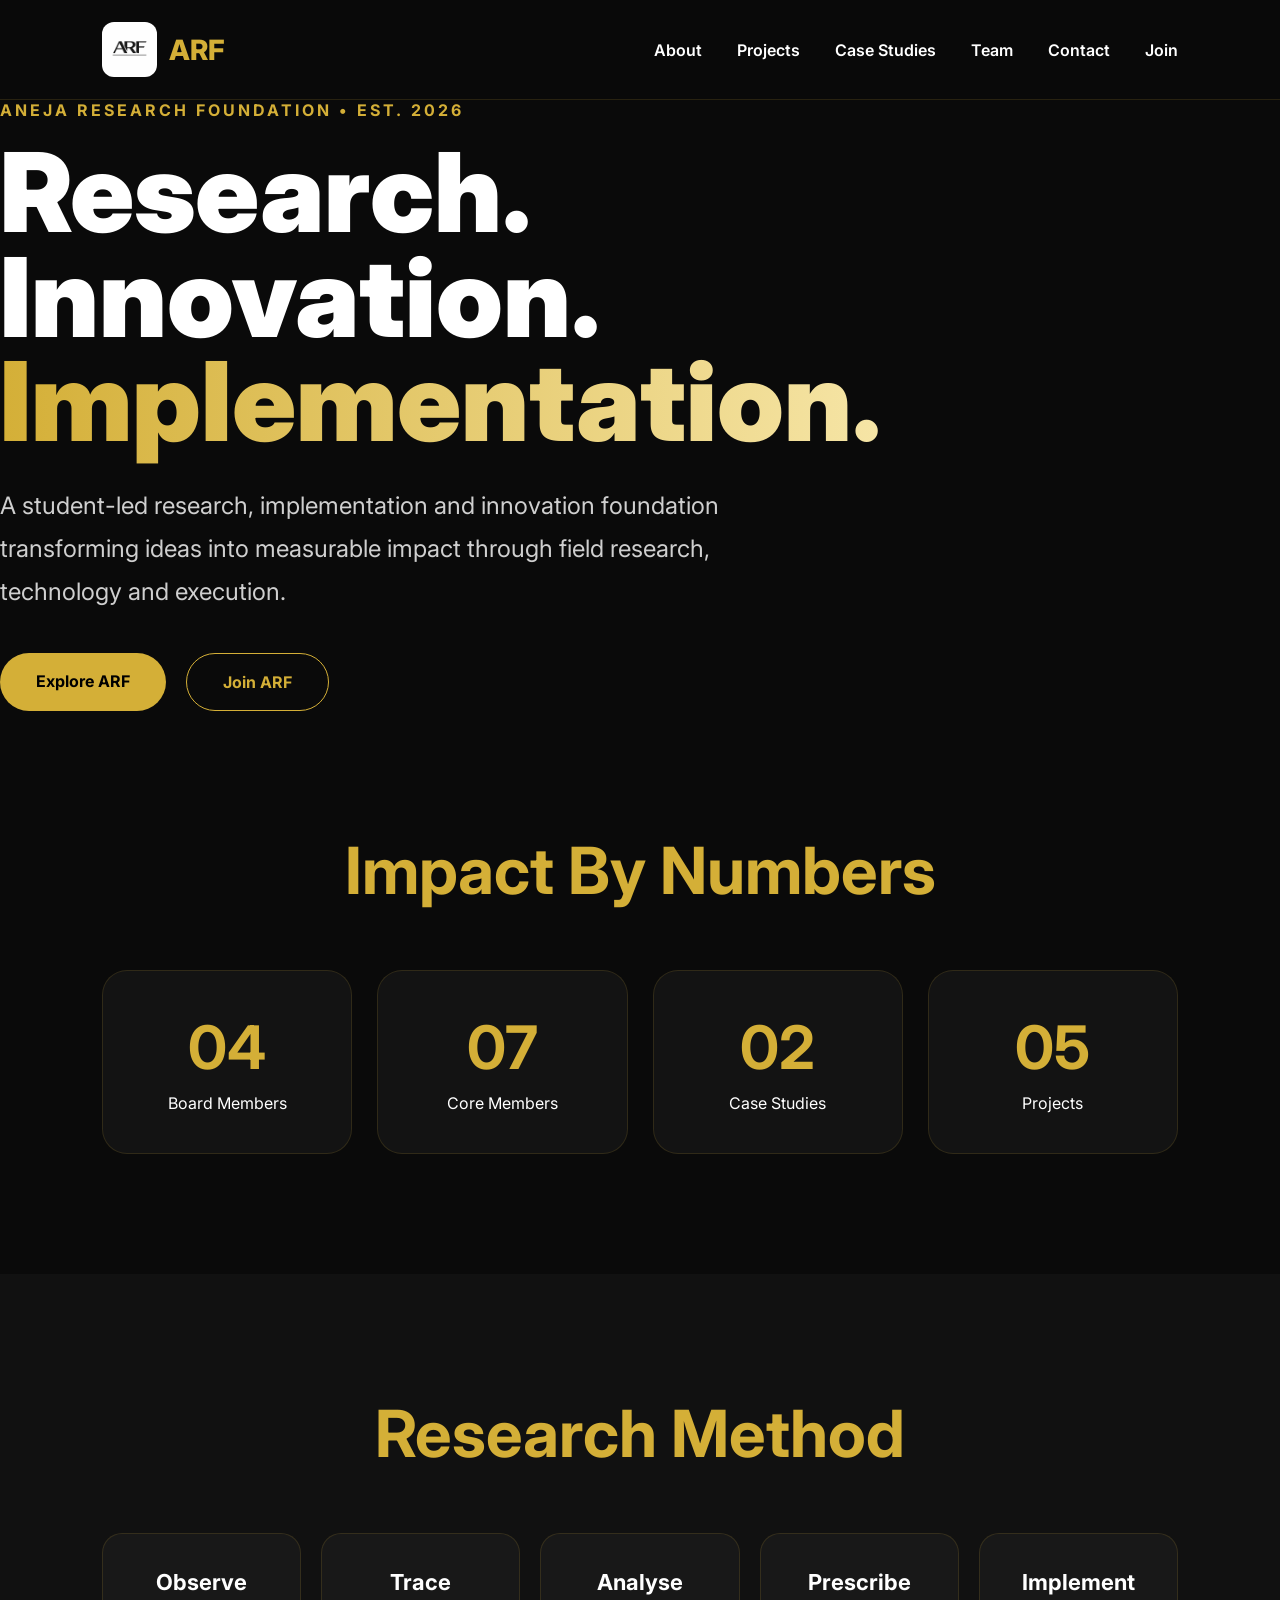
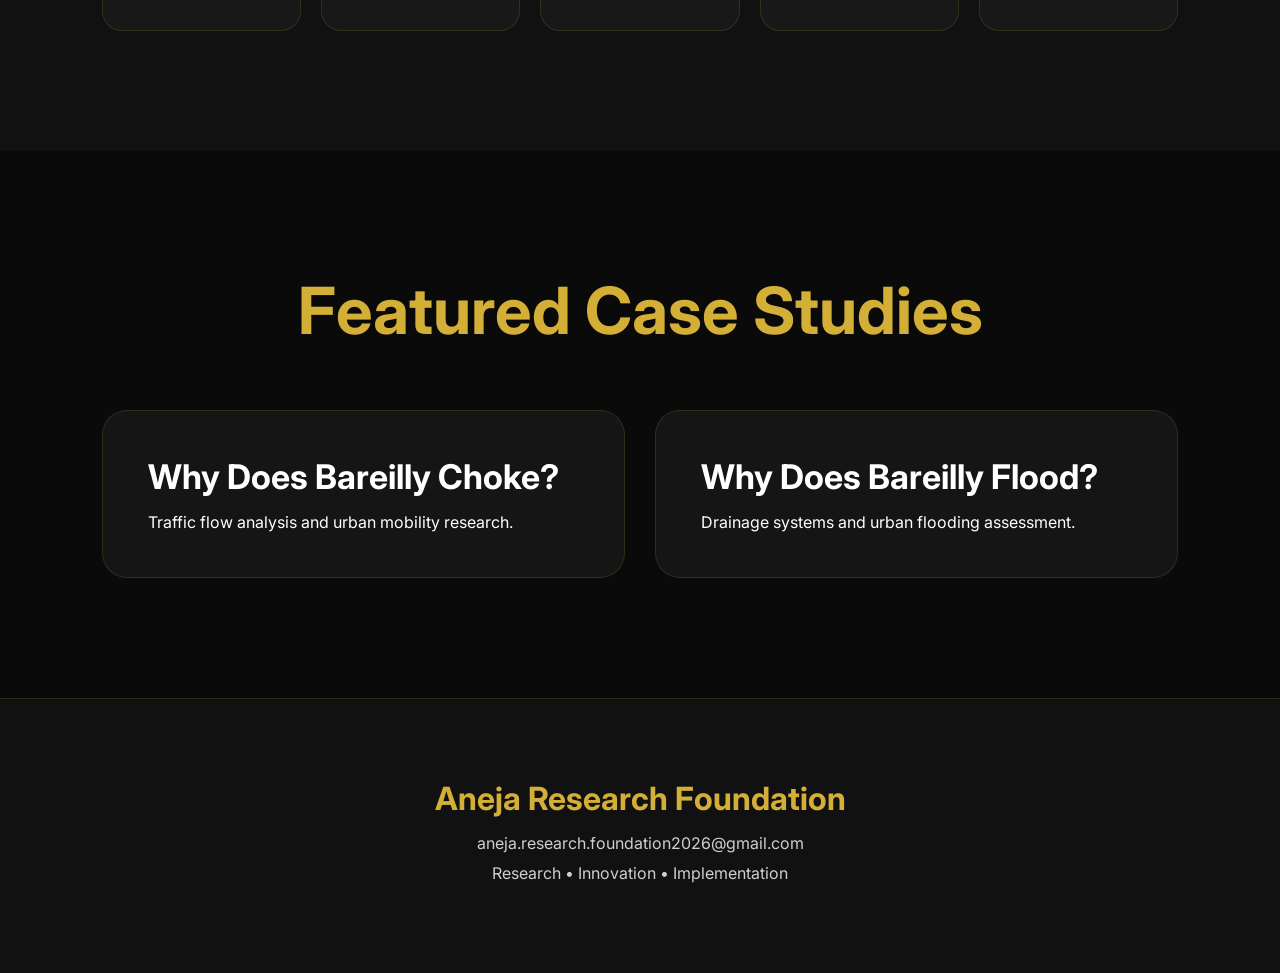
<file: ARF-V2/index.html>
<!DOCTYPE html>

<html lang="en">
<head>
<meta charset="UTF-8">
<meta name="viewport" content="width=device-width, initial-scale=1.0">
<title>ARF | Aneja Research Foundation</title>

<link rel="stylesheet" href="style.css">

<link href="https://fonts.googleapis.com/css2?family=Inter:wght@300;400;500;600;700;800;900&display=swap" rel="stylesheet">
</head>

<body>

<nav class="navbar">

<div class="logo">
<img src="images/logo.jpeg" alt="ARF Logo">
<span>ARF</span>
</div>

<ul>
<li><a href="about.html">About</a></li>
<li><a href="projects.html">Projects</a></li>
<li><a href="case-studies.html">Case Studies</a></li>
<li><a href="team.html">Team</a></li>
<li><a href="contact.html">Contact</a></li>
<li><a href="join.html">Join</a></li>
</ul>

</nav>

<section class="hero">

<div class="hero-content">

<p class="tagline">ANEJA RESEARCH FOUNDATION • EST. 2026</p>

<h1>
Research.<br>
Innovation.<br>
<span>Implementation.</span>
</h1>

<p class="description">
A student-led research, implementation and innovation foundation
transforming ideas into measurable impact through field research,
technology and execution.
</p>

<div class="hero-buttons">
<a href="about.html" class="btn gold-btn">Explore ARF</a>
<a href="join.html" class="btn dark-btn">Join ARF</a>
</div>

</div>

</section>

<section class="impact">

<h2>Impact By Numbers</h2>

<div class="impact-grid">

<div class="card">
<h3>04</h3>
<p>Board Members</p>
</div>

<div class="card">
<h3>07</h3>
<p>Core Members</p>
</div>

<div class="card">
<h3>02</h3>
<p>Case Studies</p>
</div>

<div class="card">
<h3>05</h3>
<p>Projects</p>
</div>

</div>

</section>

<section class="research">

<h2>Research Method</h2>

<div class="method-grid">

<div>Observe</div>
<div>Trace</div>
<div>Analyse</div>
<div>Prescribe</div>
<div>Implement</div>

</div>

</section>

<section class="cases">

<h2>Featured Case Studies</h2>

<div class="case-grid">

<div class="case-card">
<h3>Why Does Bareilly Choke?</h3>
<p>Traffic flow analysis and urban mobility research.</p>
</div>

<div class="case-card">
<h3>Why Does Bareilly Flood?</h3>
<p>Drainage systems and urban flooding assessment.</p>
</div>

</div>

</section>

<footer>

<h3>Aneja Research Foundation</h3>

<p>
aneja.research.foundation2026@gmail.com
</p>

<p>
Research • Innovation • Implementation
</p>

</footer>

</body>
</html>
</file>
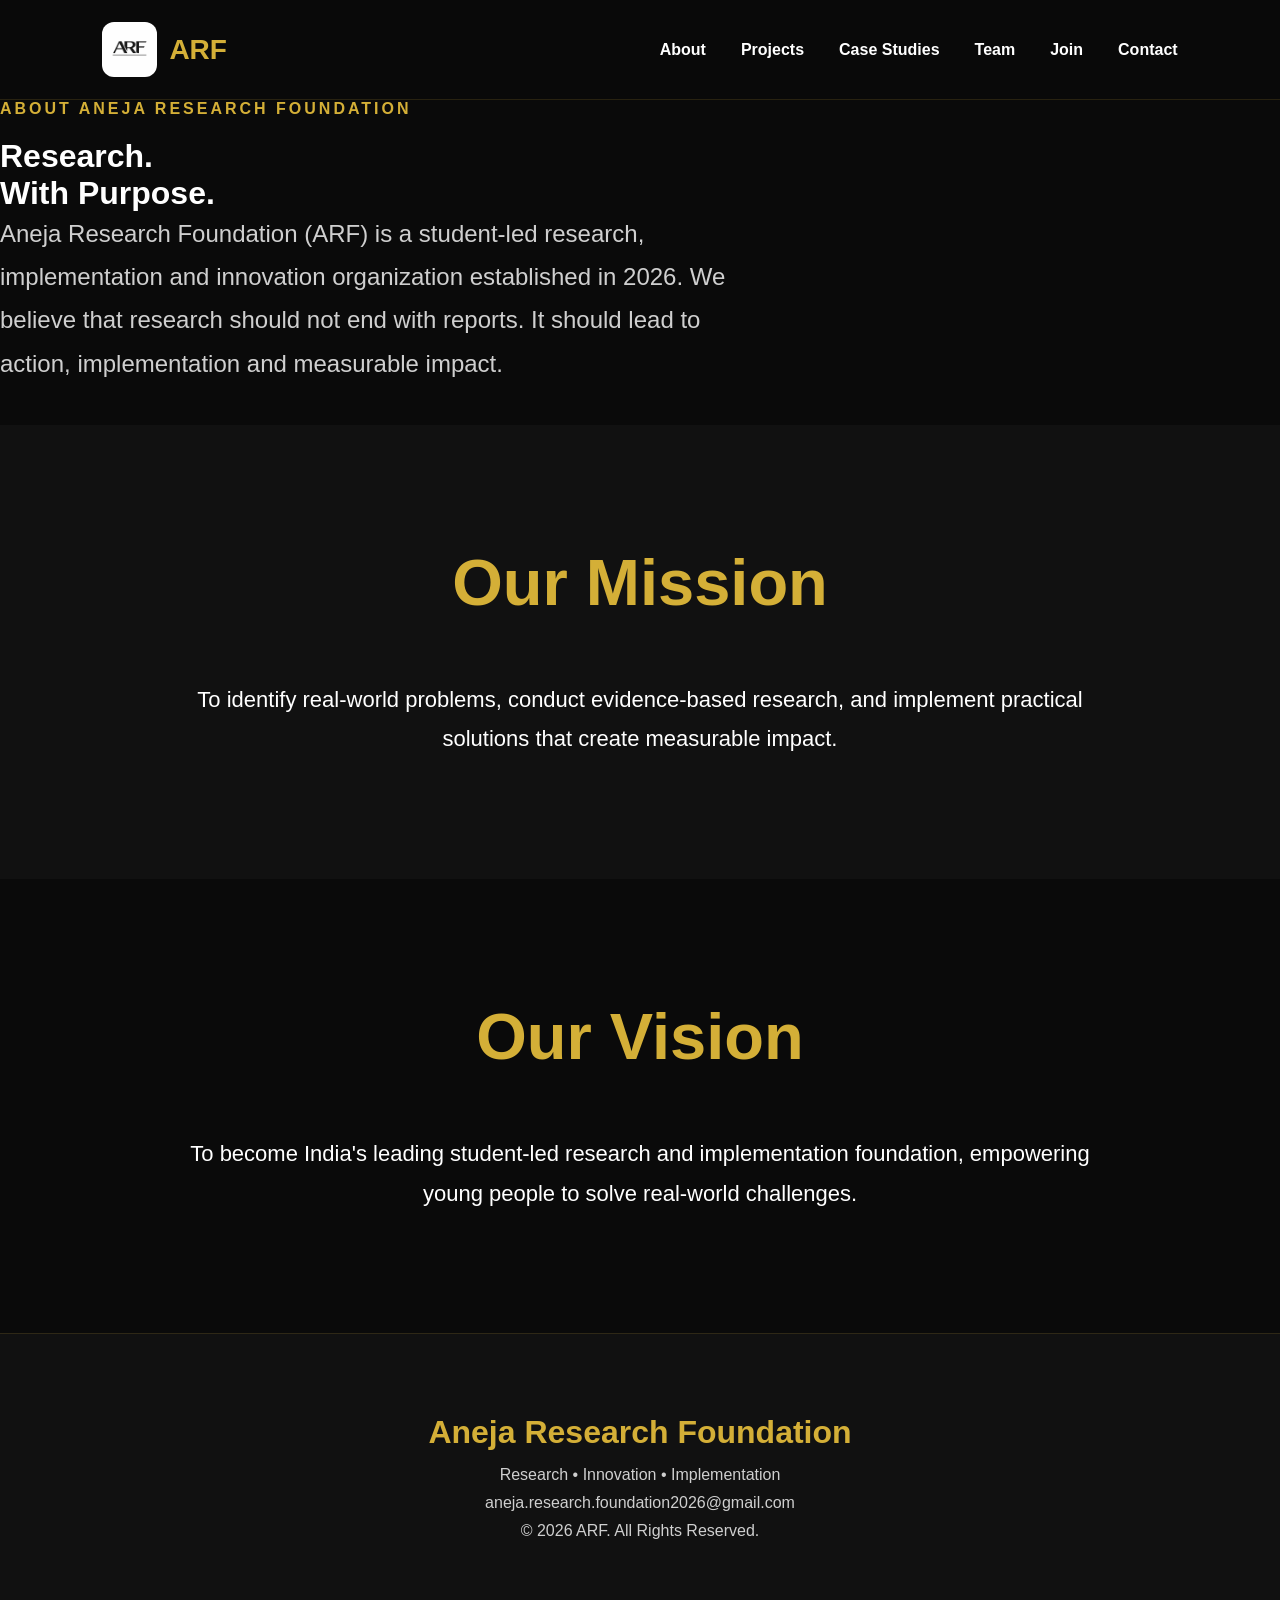
<file: ARF-V2/about.html>
<!DOCTYPE html>

<html lang="en">
<head>
<meta charset="UTF-8">
<meta name="viewport" content="width=device-width, initial-scale=1.0">
<title>About ARF</title>
<link rel="stylesheet" href="style.css">
</head>

<body>

<nav class="navbar">

<div class="logo">
<img src="images/logo.jpeg" alt="ARF Logo">
ARF
</div>

<ul>
<li><a href="about.html">About</a></li>
<li><a href="projects.html">Projects</a></li>
<li><a href="case-studies.html">Case Studies</a></li>
<li><a href="team.html">Team</a></li>
<li><a href="join.html">Join</a></li>
<li><a href="contact.html">Contact</a></li>
</ul>

</nav>

<div class="hero-content">

<p class="tagline">ABOUT ANEJA RESEARCH FOUNDATION</p>

<h1>
Research.<br>
<span>With Purpose.</span>
</h1>

<p class="description">
Aneja Research Foundation (ARF) is a student-led research,
implementation and innovation organization established in 2026.

We believe that research should not end with reports. It should
lead to action, implementation and measurable impact.

</p>

</div>

</section>

<section class="research">

<h2>Our Mission</h2>

<p style="max-width:900px;margin:auto;font-size:22px;line-height:1.8;">
To identify real-world problems, conduct evidence-based research,
and implement practical solutions that create measurable impact.
</p>

</section>

<section class="impact">

<h2>Our Vision</h2>

<p style="max-width:900px;margin:auto;font-size:22px;line-height:1.8;">
To become India's leading student-led research and implementation
foundation, empowering young people to solve real-world challenges.
</p>

</section>

<footer>

<h3>Aneja Research Foundation</h3>

<p>Research • Innovation • Implementation</p>

<p>aneja.research.foundation2026@gmail.com</p>

<p>© 2026 ARF. All Rights Reserved.</p>

</footer>

</body>
</html>
</file>
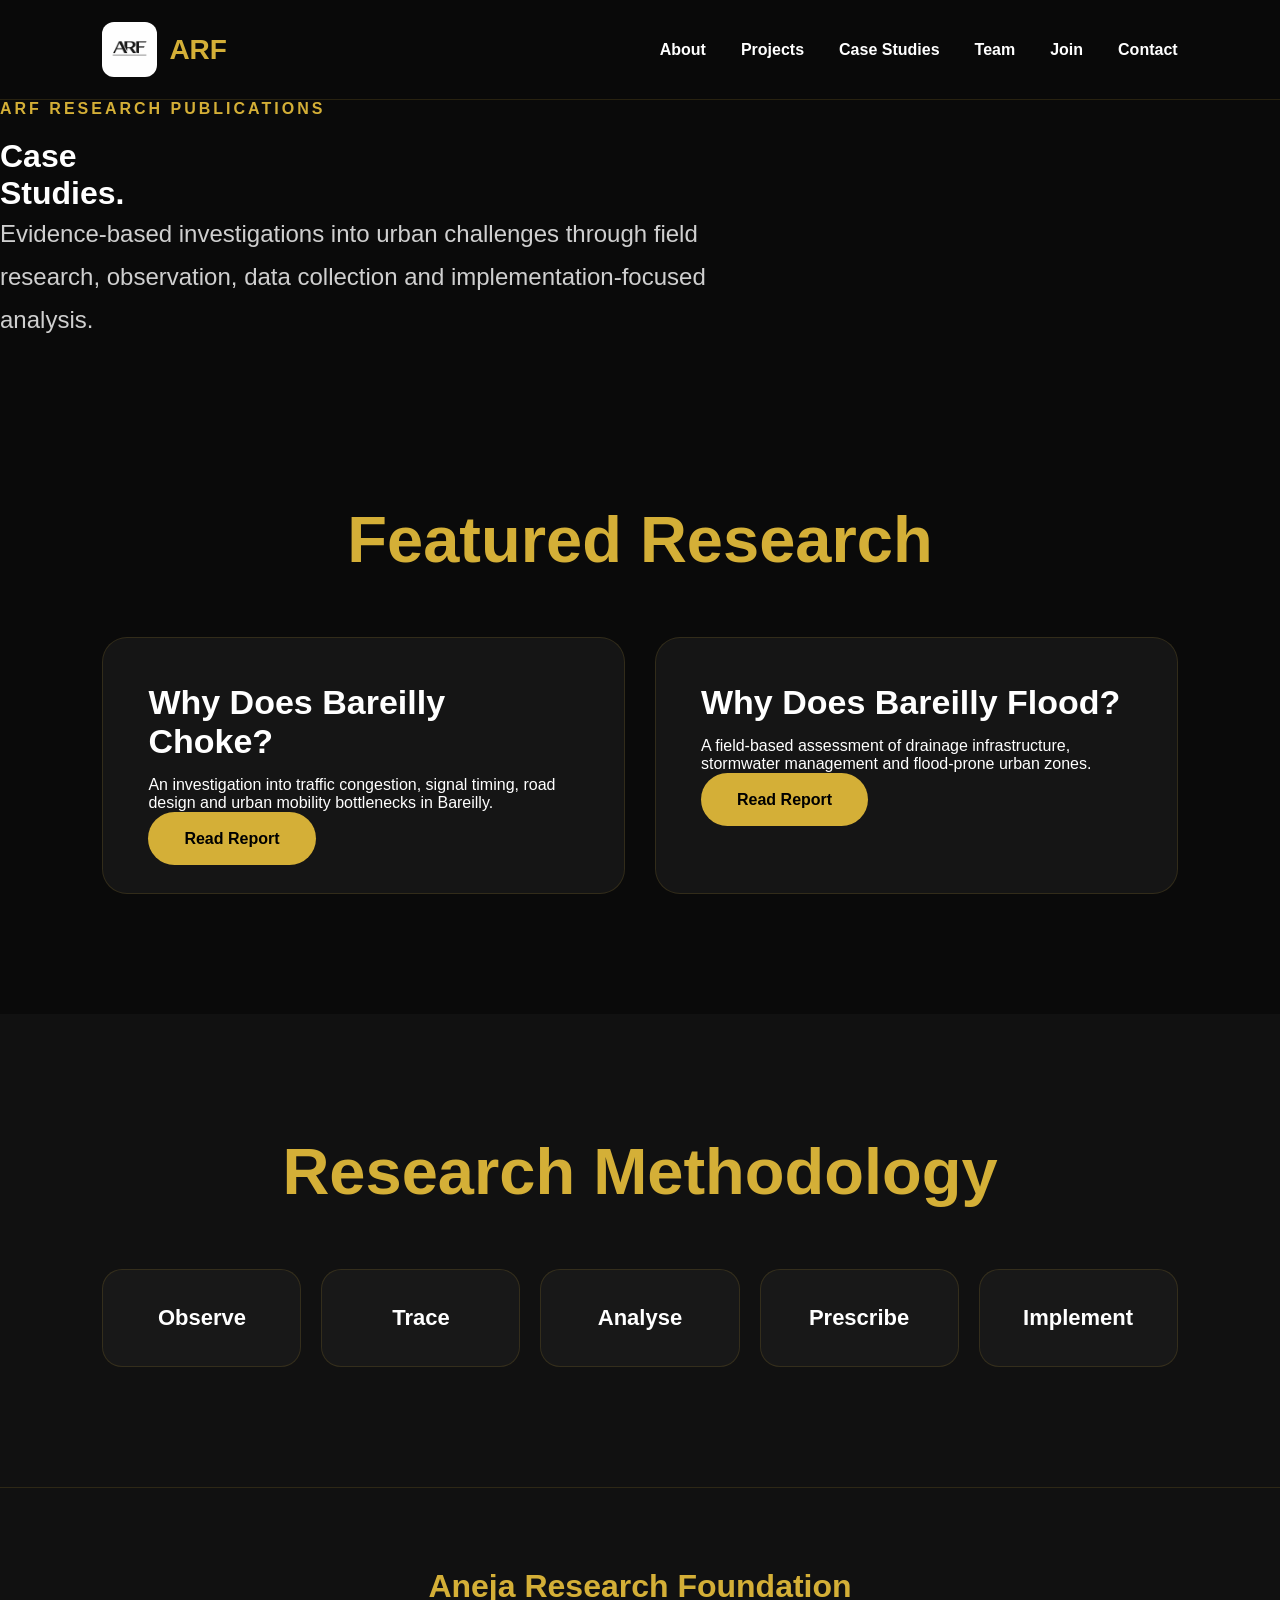
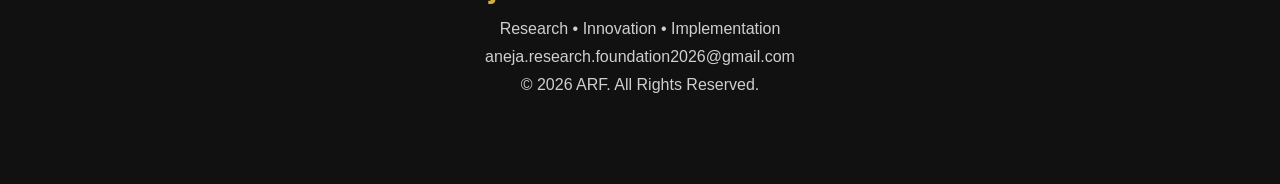
<file: ARF-V2/case-studies.html>
<!DOCTYPE html>

<html lang="en">
<head>
<meta charset="UTF-8">
<meta name="viewport" content="width=device-width, initial-scale=1.0">
<title>Case Studies | ARF</title>
<link rel="stylesheet" href="style.css">
</head>

<body>

<nav class="navbar">

<div class="logo">
<img src="images/logo.jpeg" alt="ARF Logo">
ARF
</div>

<ul>
<li><a href="about.html">About</a></li>
<li><a href="projects.html">Projects</a></li>
<li><a href="case-studies.html">Case Studies</a></li>
<li><a href="team.html">Team</a></li>
<li><a href="join.html">Join</a></li>
<li><a href="contact.html">Contact</a></li>
</ul>

</nav>

<div class="hero-content">

<p class="tagline">ARF RESEARCH PUBLICATIONS</p>

<h1>
Case<br>
<span>Studies.</span>
</h1>

<p class="description">
Evidence-based investigations into urban challenges through field
research, observation, data collection and implementation-focused analysis.
</p>

</div>

</section>

<section class="cases">

<h2>Featured Research</h2>

<div class="case-grid">

<div class="case-card">

<h3>Why Does Bareilly Choke?</h3>

<p>
An investigation into traffic congestion, signal timing,
road design and urban mobility bottlenecks in Bareilly.
</p>

<br>

<a href="ARF-CS1-TRAFFIC-FINAL.pdf"
target="_blank"
class="btn gold-btn">
Read Report </a>

</div>

<div class="case-card">

<h3>Why Does Bareilly Flood?</h3>

<p>
A field-based assessment of drainage infrastructure,
stormwater management and flood-prone urban zones.
</p>

<br>

<a href="ARF-CS2-DRAINAGE.pdf"
target="_blank"
class="btn gold-btn">
Read Report </a>

</div>

</div>

</section>

<section class="research">

<h2>Research Methodology</h2>

<div class="method-grid">

<div>Observe</div>
<div>Trace</div>
<div>Analyse</div>
<div>Prescribe</div>
<div>Implement</div>

</div>

</section>

<footer>

<h3>Aneja Research Foundation</h3>

<p>Research • Innovation • Implementation</p>

<p>aneja.research.foundation2026@gmail.com</p>

<p>© 2026 ARF. All Rights Reserved.</p>

</footer>

</body>
</html>
</file>
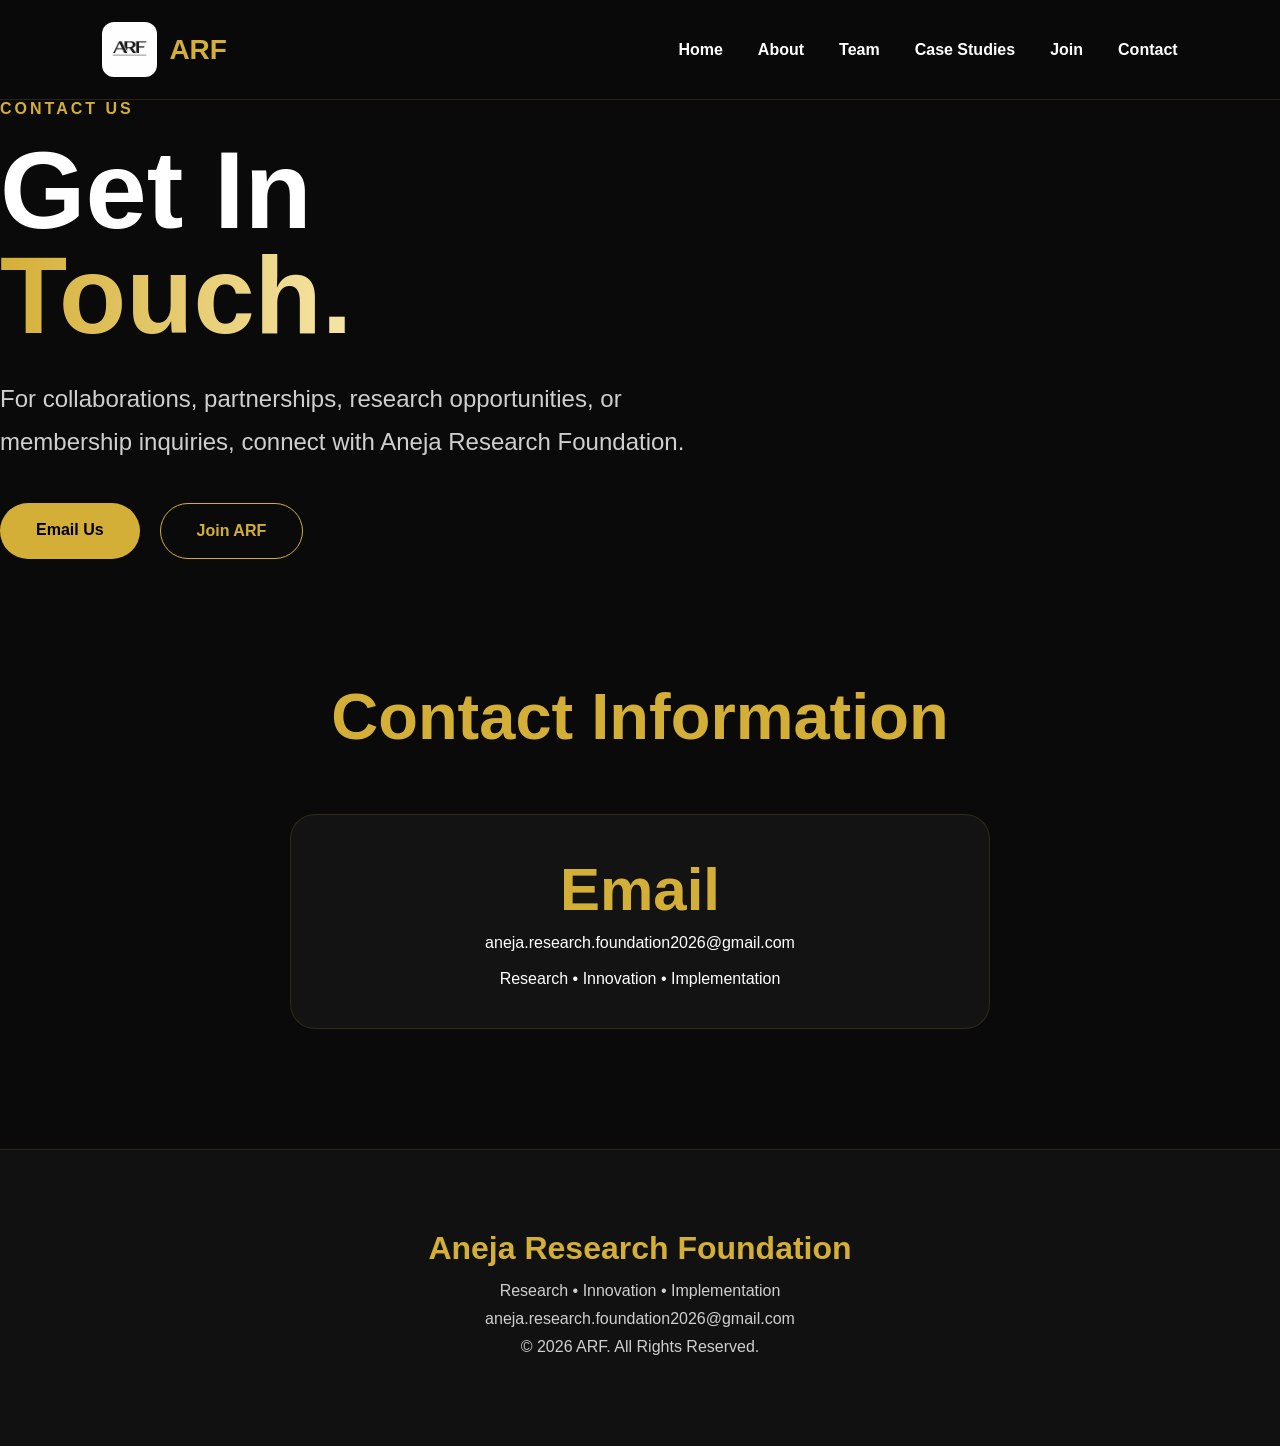
<file: ARF-V2/contact.html>
<!DOCTYPE html>

<html lang="en">
<head>
<meta charset="UTF-8">
<meta name="viewport" content="width=device-width, initial-scale=1.0">
<title>Contact ARF</title>
<link rel="stylesheet" href="style.css">
</head>

<body>

<nav class="navbar">

<div class="logo">
<img src="images/logo.jpeg" alt="ARF Logo">
ARF
</div>

<ul>
<li><a href="index.html">Home</a></li>
<li><a href="about.html">About</a></li>
<li><a href="team.html">Team</a></li>
<li><a href="case-studies.html">Case Studies</a></li>
<li><a href="join.html">Join</a></li>
<li><a href="contact.html">Contact</a></li>
</ul>

</nav>
<section class="hero">

<div class="hero-content">

<p class="tagline">CONTACT US</p>

<h1>
Get In<br>
<span>Touch.</span>
</h1>

<p class="description">
For collaborations, partnerships, research opportunities,
or membership inquiries, connect with Aneja Research Foundation.
</p>

<div class="hero-buttons">

<a href="mailto:aneja.research.foundation2026@gmail.com" class="btn gold-btn">
Email Us
</a>

<a href="https://forms.gle/KJdHTw7YrvJbord48" target="_blank" class="btn dark-btn">
Join ARF
</a>

</div>

</div>

</section>

<section class="impact">

<h2>Contact Information</h2>

<div class="card" style="max-width:700px;margin:auto;">

<h3>Email</h3>

<p>
aneja.research.foundation2026@gmail.com
</p>

<br>

<p>
Research • Innovation • Implementation
</p>

</div>

</section>

<footer>

<h3>Aneja Research Foundation</h3>

<p>Research • Innovation • Implementation</p>

<p>aneja.research.foundation2026@gmail.com</p>

<p>© 2026 ARF. All Rights Reserved.</p>

</footer>

</body>
</html>
</file>
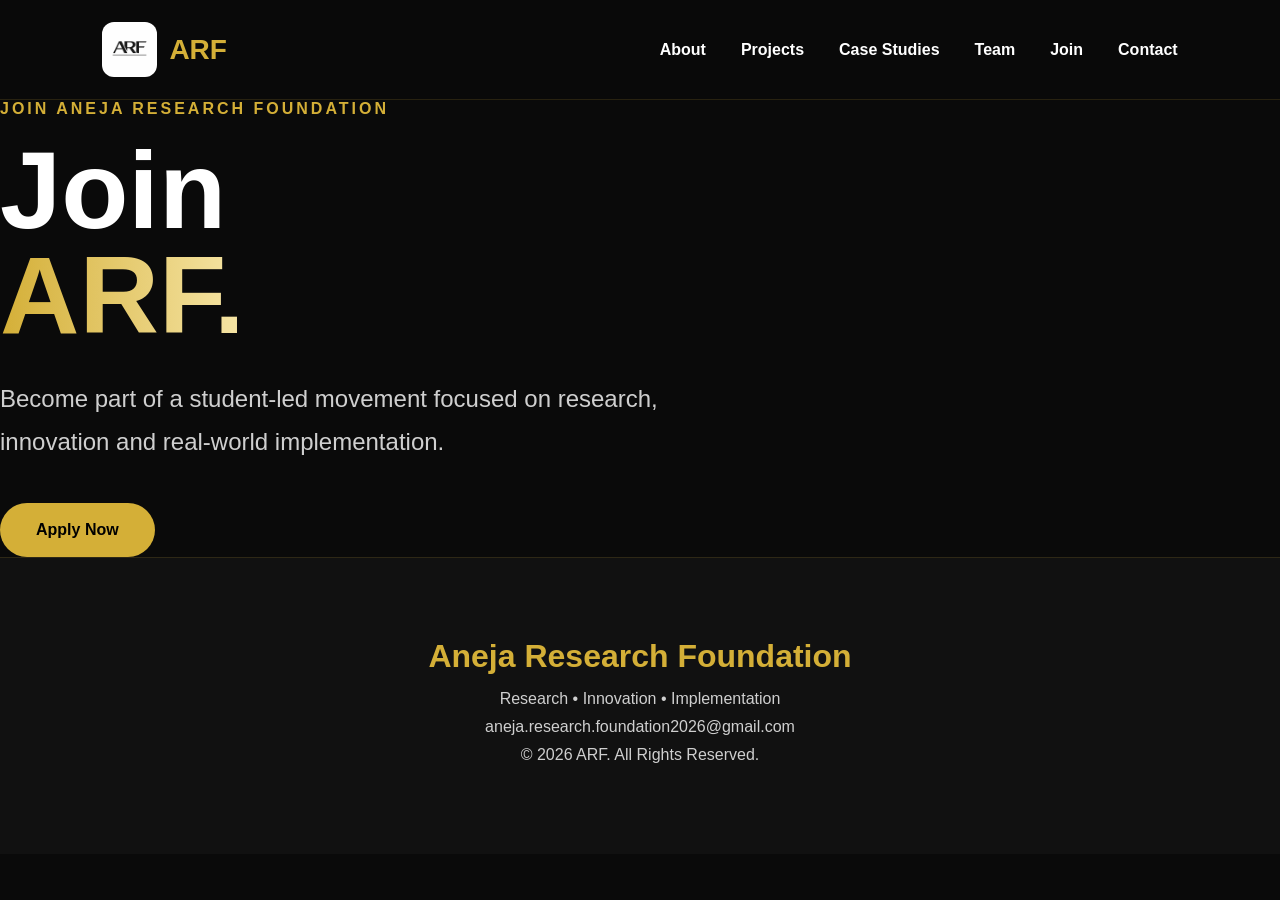
<file: ARF-V2/join.html>
<!DOCTYPE html>
<html lang="en">
<head>
<meta charset="UTF-8">
<meta name="viewport" content="width=device-width, initial-scale=1.0">
<title>Join ARF</title>
<link rel="stylesheet" href="style.css">
</head>

<body>

<nav class="navbar">

<div class="logo">
<img src="images/logo.jpeg" alt="ARF Logo">
ARF
</div>

<ul>
<li><a href="about.html">About</a></li>
<li><a href="projects.html">Projects</a></li>
<li><a href="case-studies.html">Case Studies</a></li>
<li><a href="team.html">Team</a></li>
<li><a href="join.html">Join</a></li>
<li><a href="contact.html">Contact</a></li>
</ul>

</nav>

<section class="hero">

<div class="hero-content">

<p class="tagline">
JOIN ANEJA RESEARCH FOUNDATION
</p>

<h1>
Join<br>
<span>ARF.</span>
</h1>

<p class="description">
Become part of a student-led movement focused on research,
innovation and real-world implementation.
</p>

<div class="hero-buttons">

<a href="https://forms.gle/KJdHTw7YrvJbord48"
target="_blank"
class="btn gold-btn">
Apply Now
</a>

</div>

</div>

</section>

<footer>

<h3>Aneja Research Foundation</h3>

<p>Research • Innovation • Implementation</p>

<p>aneja.research.foundation2026@gmail.com</p>

<p>© 2026 ARF. All Rights Reserved.</p>

</footer>

</body>
</html>
</file>
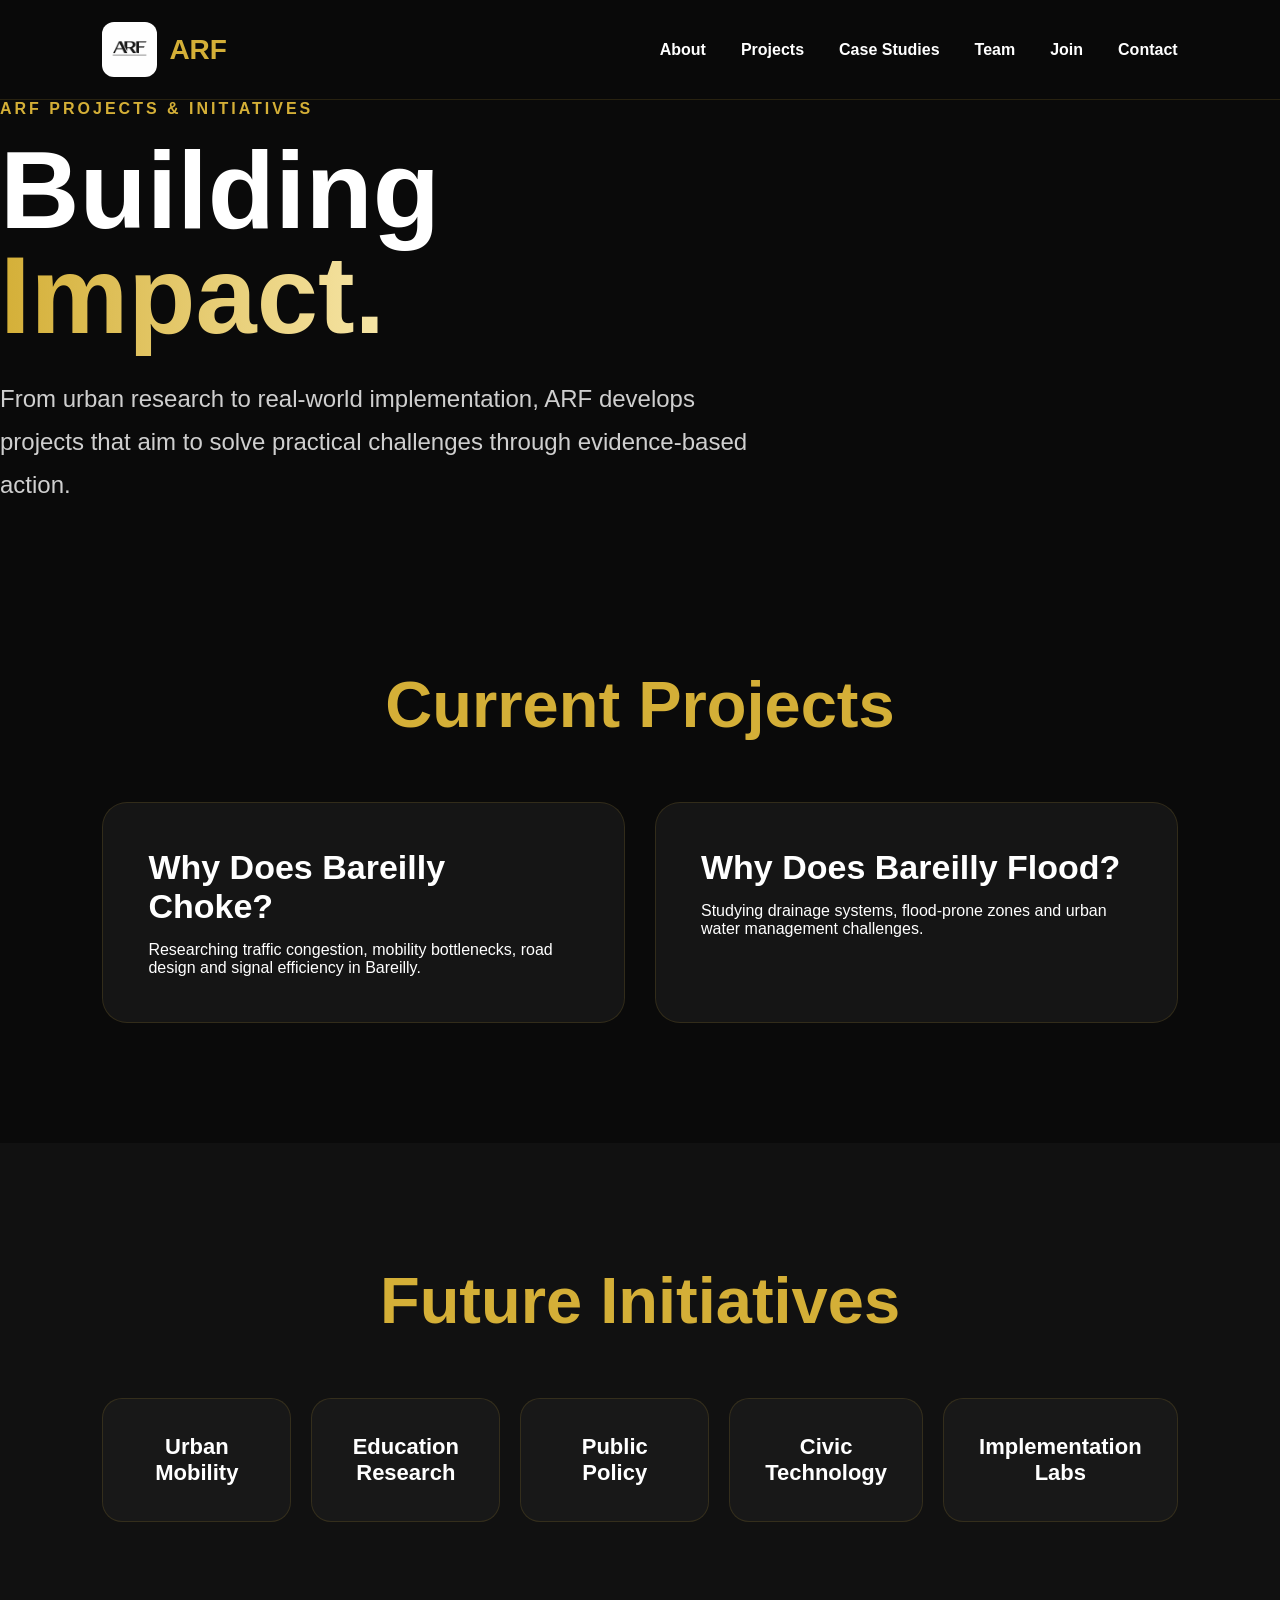
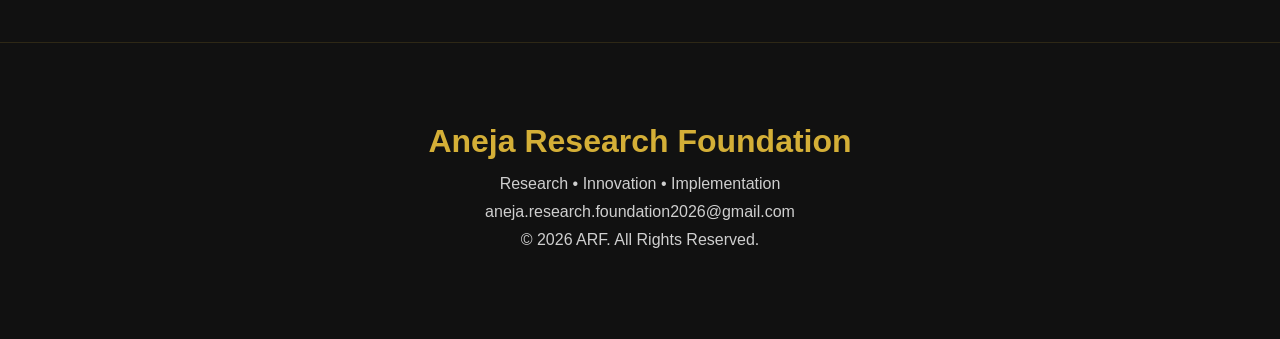
<file: ARF-V2/projects.html>
<!DOCTYPE html>

<html lang="en">
<head>
<meta charset="UTF-8">
<meta name="viewport" content="width=device-width, initial-scale=1.0">
<title>Projects | ARF</title>
<link rel="stylesheet" href="style.css">
</head>

<body>

<nav class="navbar">

<div class="logo">
<img src="images/logo.jpeg" alt="ARF Logo">
ARF
</div>

<ul>
<li><a href="about.html">About</a></li>
<li><a href="projects.html">Projects</a></li>
<li><a href="case-studies.html">Case Studies</a></li>
<li><a href="team.html">Team</a></li>
<li><a href="join.html">Join</a></li>
<li><a href="contact.html">Contact</a></li>
</ul>

</nav>

<section class="hero">

<div class="hero-content">

<p class="tagline">ARF PROJECTS & INITIATIVES</p>

<h1>
Building<br>
<span>Impact.</span>
</h1>

<p class="description">
From urban research to real-world implementation,
ARF develops projects that aim to solve practical challenges
through evidence-based action.
</p>

</div>

</section>

<section class="cases">

<h2>Current Projects</h2>

<div class="case-grid">

<div class="case-card">
<h3>Why Does Bareilly Choke?</h3>
<p>
Researching traffic congestion, mobility bottlenecks,
road design and signal efficiency in Bareilly.
</p>
</div>

<div class="case-card">
<h3>Why Does Bareilly Flood?</h3>
<p>
Studying drainage systems, flood-prone zones and
urban water management challenges.
</p>
</div>

</div>

</section>

<section class="research">

<h2>Future Initiatives</h2>

<div class="method-grid">

<div>Urban Mobility</div>
<div>Education Research</div>
<div>Public Policy</div>
<div>Civic Technology</div>
<div>Implementation Labs</div>

</div>

</section>

<footer>

<h3>Aneja Research Foundation</h3>

<p>Research • Innovation • Implementation</p>

<p>aneja.research.foundation2026@gmail.com</p>

<p>© 2026 ARF. All Rights Reserved.</p>

</footer>

</body>
</html>
</file>
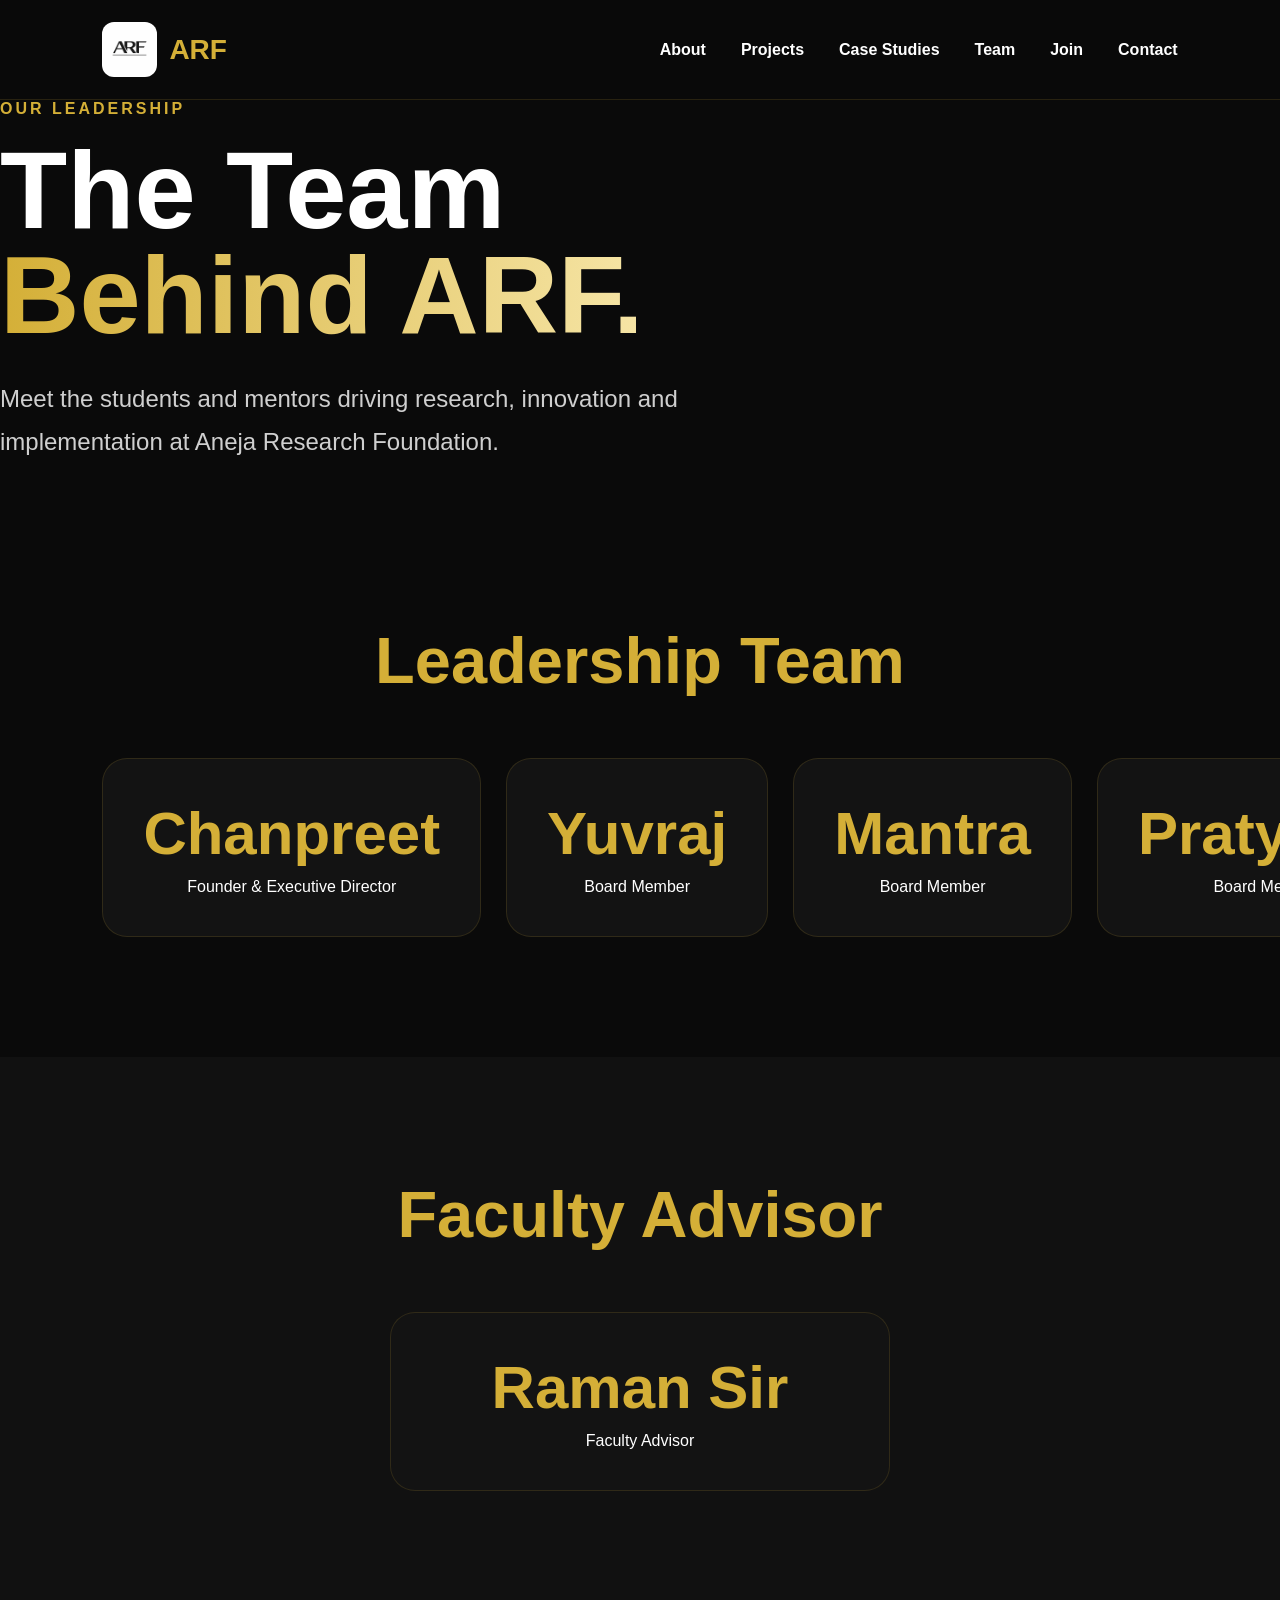
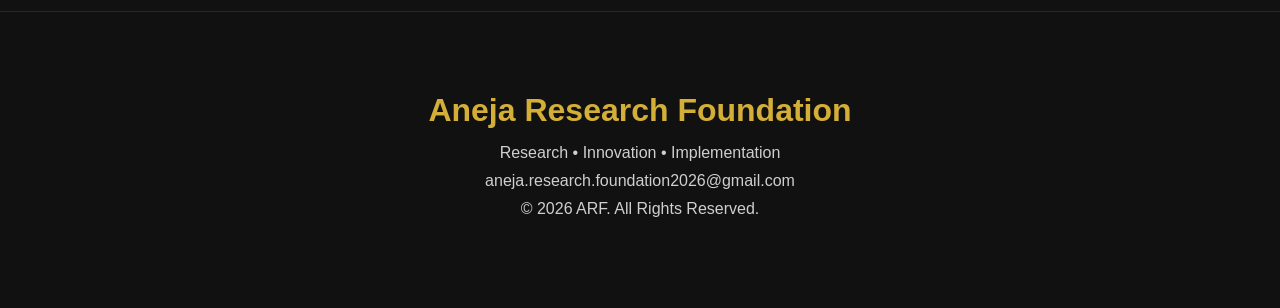
<file: ARF-V2/team.html>
<!DOCTYPE html>

<html lang="en">
<head>
<meta charset="UTF-8">
<meta name="viewport" content="width=device-width, initial-scale=1.0">
<title>ARF Team</title>
<link rel="stylesheet" href="style.css">
</head>

<body>

<nav class="navbar">

<div class="logo">
<img src="images/logo.jpeg" alt="ARF Logo">
ARF
</div>

<ul>
<li><a href="about.html">About</a></li>
<li><a href="projects.html">Projects</a></li>
<li><a href="case-studies.html">Case Studies</a></li>
<li><a href="team.html">Team</a></li>
<li><a href="join.html">Join</a></li>
<li><a href="contact.html">Contact</a></li>
</ul>

</nav>

<section class="hero">

<div class="hero-content">

<p class="tagline">OUR LEADERSHIP</p>

<h1>
The Team<br>
<span>Behind ARF.</span>
</h1>

<p class="description">
Meet the students and mentors driving research,
innovation and implementation at Aneja Research Foundation.
</p>

</div>

</section>

<section class="impact">

<h2>Leadership Team</h2>

<div class="impact-grid">

<div class="card">
<h3>Chanpreet</h3>
<p>Founder & Executive Director</p>
</div>

<div class="card">
<h3>Yuvraj</h3>
<p>Board Member</p>
</div>

<div class="card">
<h3>Mantra</h3>
<p>Board Member</p>
</div>

<div class="card">
<h3>Pratyush</h3>
<p>Board Member</p>
</div>

</div>

</section>

<section class="research">

<h2>Faculty Advisor</h2>

<div class="card" style="max-width:500px;margin:auto;">
<h3>Raman Sir</h3>
<p>Faculty Advisor</p>
</div>

</section>

<footer>

<h3>Aneja Research Foundation</h3>

<p>Research • Innovation • Implementation</p>

<p>aneja.research.foundation2026@gmail.com</p>

<p>© 2026 ARF. All Rights Reserved.</p>

</footer>

</body>
</html>
</file>
<file: ARF-V2/style.css>
*{
margin:0;
padding:0;
box-sizing:border-box;
font-family:'Inter',sans-serif;
scroll-behavior:smooth;
}

body{
background:#0a0a0a;
color:white;
overflow-x:hidden;
}

/* NAVBAR */

.navbar{
position:sticky;
top:0;
z-index:1000;
display:flex;
justify-content:space-between;
align-items:center;
padding:22px 8%;
background:rgba(10,10,10,.92);
backdrop-filter:blur(18px);
border-bottom:1px solid rgba(212,175,55,.15);
}

.logo{
display:flex;
align-items:center;
gap:12px;
font-size:28px;
font-weight:800;
color:#d4af37;
}

.logo img{
width:55px;
height:55px;
object-fit:contain;
border-radius:12px;
}

.navbar ul{
display:flex;
gap:35px;
list-style:none;
}

.navbar a{
text-decoration:none;
color:white;
font-weight:600;
transition:.3s;
}

.navbar a:hover

/* HERO */

.hero{
min-height:100vh;
display:flex;
align-items:center;
padding:0 8%;
background:
radial-gradient(circle at top right,
rgba(212,175,55,.15),
transparent 40%);
}

.hero-content{
max-width:850px;
}

.tagline{
color:#d4af37;
letter-spacing:3px;
font-weight:700;
margin-bottom:20px;
}

.hero h1{
font-size:110px;
line-height:.95;
font-weight:900;
margin-bottom:30px;
}

.hero h1 span{
background:linear-gradient(90deg,#d4af37,#f6e5a6);
-webkit-background-clip:text;
-webkit-text-fill-color:transparent;
}

.description{
font-size:24px;
line-height:1.8;
color:#cfcfcf;
max-width:750px;
margin-bottom:40px;
}

.hero-buttons{
display:flex;
gap:20px;
}

.btn{
padding:18px 36px;
border-radius:50px;
font-weight:700;
text-decoration:none;
transition:.3s;
}

.gold-btn{
background:#d4af37;
color:black;
}

.gold-btn:hover{
transform:translateY(-5px);
box-shadow:0 15px 40px rgba(212,175,55,.35);
}

.dark-btn{
border:1px solid #d4af37;
color:#d4af37;
}

.dark-btn:hover{
background:#d4af37;
color:black;
}

/* IMPACT */

.impact{
padding:120px 8%;
text-align:center;
}

.impact h2{
font-size:65px;
margin-bottom:60px;
color:#d4af37;
}

.impact-grid{
display:grid;
grid-template-columns:repeat(4,1fr);
gap:25px;
}

.card{
background:#131313;
padding:40px;
border-radius:25px;
border:1px solid rgba(212,175,55,.15);
transition:.3s;
}

.card:hover{
transform:translateY(-10px);
border-color:#d4af37;
}

.card h3{
font-size:60px;
color:#d4af37;
margin-bottom:10px;
}

/* RESEARCH */

.research{
padding:120px 8%;
background:#111;
text-align:center;
}

.research h2{
font-size:65px;
color:#d4af37;
margin-bottom:60px;
}

.method-grid{
display:grid;
grid-template-columns:repeat(5,1fr);
gap:20px;
}

.method-grid div{
padding:35px;
background:#181818;
border-radius:20px;
border:1px solid rgba(212,175,55,.15);
font-size:22px;
font-weight:700;
}

/* CASE STUDIES */

.cases{
padding:120px 8%;
}

.cases h2{
text-align:center;
font-size:65px;
color:#d4af37;
margin-bottom:60px;
}

.case-grid{
display:grid;
grid-template-columns:repeat(2,1fr);
gap:30px;
}

.case-card{
background:#151515;
padding:45px;
border-radius:25px;
border:1px solid rgba(212,175,55,.15);
transition:.3s;
}

.case-card:hover{
transform:translateY(-10px);
border-color:#d4af37;
}

.case-card h3{
font-size:34px;
margin-bottom:15px;
}

/* FOOTER */

footer{
padding:80px 8%;
text-align:center;
background:#111;
border-top:1px solid rgba(212,175,55,.15);
}

footer h3{
font-size:32px;
color:#d4af37;
margin-bottom:15px;
}

footer p{
margin:10px 0;
color:#cfcfcf;
}

/* MOBILE */

@media(max-width:1000px){

.hero h1{
font-size:65px;
}

.impact-grid,
.method-grid,
.case-grid{
grid-template-columns:1fr;
}

.navbar{
flex-direction:column;
gap:20px;
}

.navbar ul{
flex-wrap:wrap;
justify-content:center;
}

.hero-buttons{
flex-direction:column;
}

}
</file>
